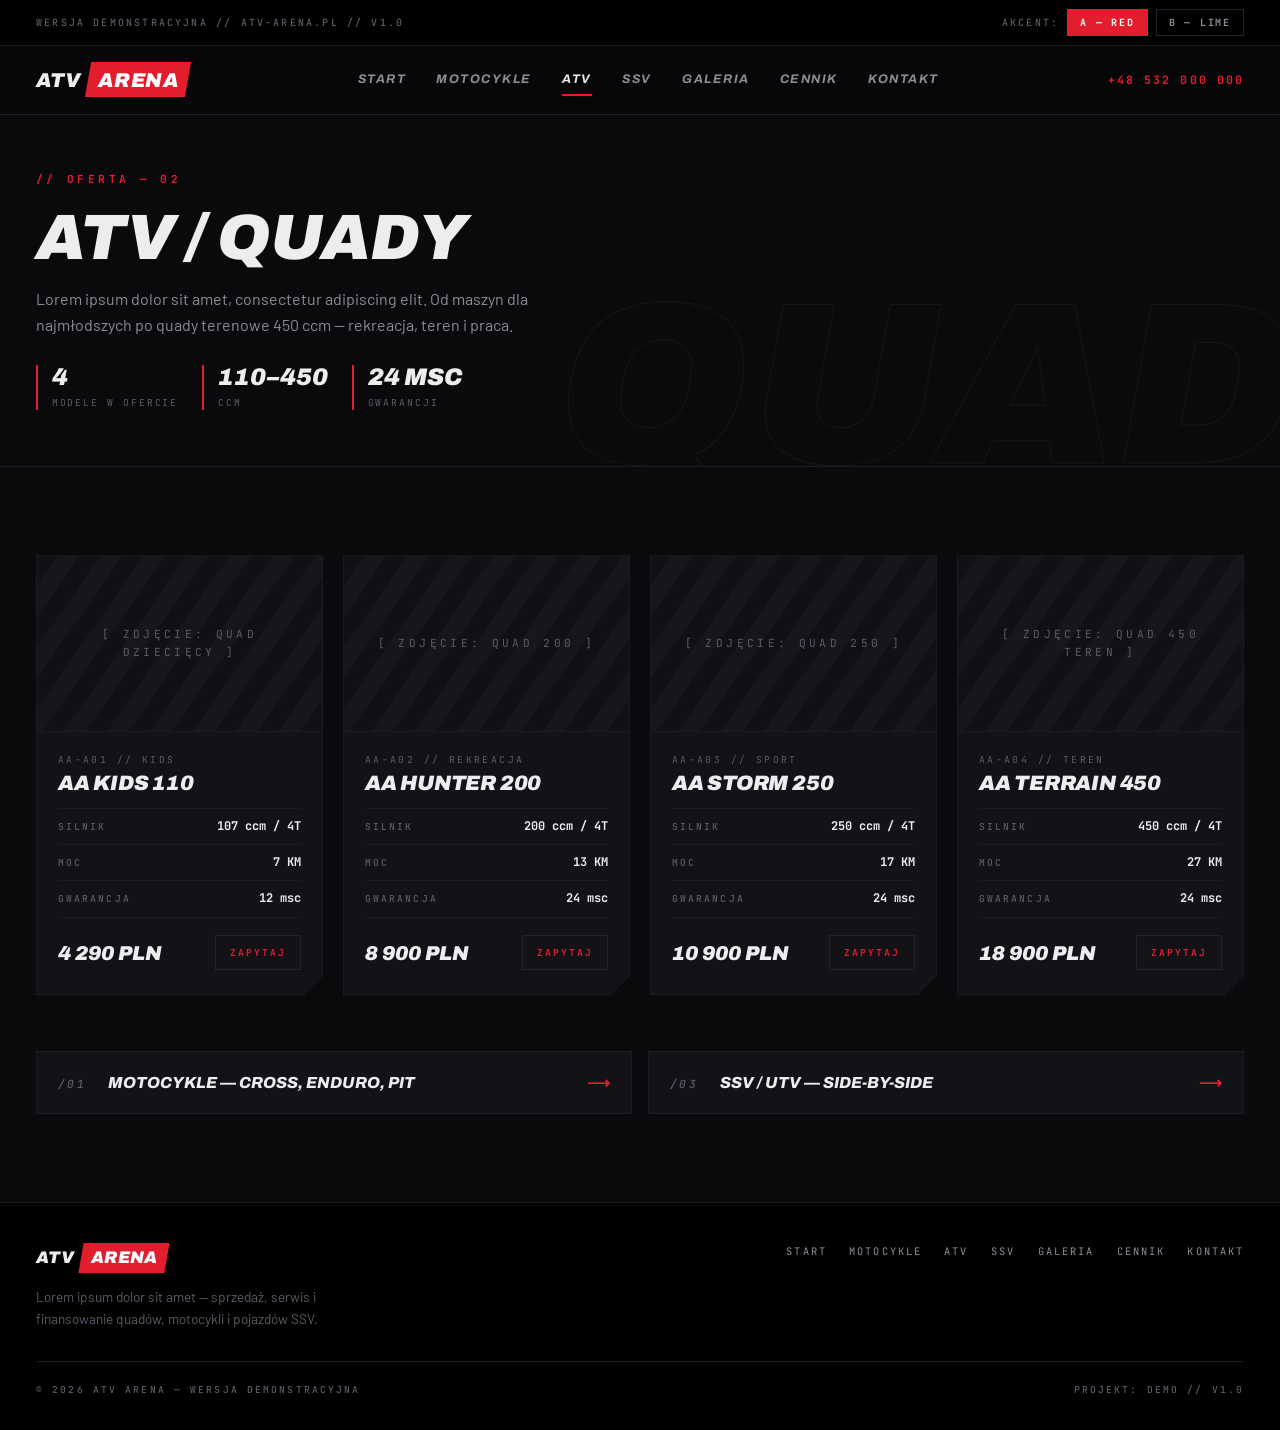
<file: atv.html>
<!DOCTYPE html>
<html lang="pl">
<head>
  <meta charset="UTF-8">
  <meta name="viewport" content="width=device-width, initial-scale=1.0">
  <title>ATV / Quady — ATV Arena | Demo</title>
  <meta name="description" content="Quady ATV 110–450 ccm — oferta ATV Arena. Wersja demonstracyjna.">
  <link rel="preconnect" href="https://fonts.googleapis.com">
  <link rel="preconnect" href="https://fonts.gstatic.com" crossorigin>
  <link href="https://fonts.googleapis.com/css2?family=Archivo:ital,wght@0,500;0,700;1,700;1,800;1,900&family=Barlow:wght@400;500;600&family=JetBrains+Mono:wght@400;500;700&display=swap" rel="stylesheet">
  <link rel="stylesheet" href="style.css">
</head>
<body>

  <!-- ====== PASEK DEMO + ACCENT SWITCHER ====== -->
  <div class="topbar">
    <div class="container topbar__inner">
      <span class="mono topbar__note">Wersja demonstracyjna // atv-arena.pl // v1.0</span>
      <div class="topbar__accents">
        <span class="mono">Akcent:</span>
        <button class="accent-btn" type="button" data-accent="red" aria-pressed="true">A — RED</button>
        <button class="accent-btn" type="button" data-accent="lime" aria-pressed="false">B — LIME</button>
      </div>
    </div>
  </div>

  <!-- ====== HEADER ====== -->
  <header class="site-header">
    <div class="container site-header__inner">
      <a class="logo" href="index.html">ATV <span class="logo__badge"><span>ARENA</span></span></a>
      <nav class="site-nav" id="siteNav" aria-label="Nawigacja główna">
        <a href="index.html">Start</a>
        <a href="motocykle.html">Motocykle</a>
        <a href="atv.html" class="is-active">ATV</a>
        <a href="ssv.html">SSV</a>
        <a href="galeria.html">Galeria</a>
        <a href="index.html#cennik">Cennik</a>
        <a href="index.html#kontakt">Kontakt</a>
      </nav>
      <a class="site-header__phone" href="tel:+48532000000">+48 532 000 000</a>
      <button class="nav-toggle" type="button" aria-expanded="false" aria-controls="siteNav" aria-label="Menu">
        <span></span><span></span><span></span>
      </button>
    </div>
  </header>

  <main>

    <!-- ====== NAGŁÓWEK STRONY ====== -->
    <section class="page-head">
      <div class="container">
        <p class="eyebrow">// Oferta — 02</p>
        <h1 class="display">ATV / Quady</h1>
        <p class="page-head__lead">
          Lorem ipsum dolor sit amet, consectetur adipiscing elit. Od maszyn dla
          najmłodszych po quady terenowe 450 ccm — rekreacja, teren i praca.
        </p>
        <div class="page-head__meta">
          <div class="stat">
            <div class="stat__num">4</div>
            <div class="stat__label">Modele w ofercie</div>
          </div>
          <div class="stat">
            <div class="stat__num">110–450</div>
            <div class="stat__label">ccm</div>
          </div>
          <div class="stat">
            <div class="stat__num">24 MSC</div>
            <div class="stat__label">Gwarancji</div>
          </div>
        </div>
      </div>
      <div class="hero__watermark" aria-hidden="true">Quad</div>
    </section>

    <!-- ====== MODELE ====== -->
    <section class="section">
      <div class="container">
        <div class="model-grid model-grid--4">

          <article class="model-card reveal">
            <div class="ph"><span class="ph__label">[ Zdjęcie: Quad dziecięcy ]</span></div>
            <div class="model-card__body">
              <span class="model-card__id">AA-A01 // KIDS</span>
              <h2 class="display model-card__name">AA Kids 110</h2>
              <ul class="spec-list">
                <li><span class="mono">Silnik</span><b>107 ccm / 4T</b></li>
                <li><span class="mono">Moc</span><b>7 KM</b></li>
                <li><span class="mono">Gwarancja</span><b>12 msc</b></li>
              </ul>
              <div class="model-card__foot">
                <span class="model-card__price">4 290 PLN</span>
                <a class="model-card__cta" href="index.html#kontakt">Zapytaj</a>
              </div>
            </div>
          </article>

          <article class="model-card reveal">
            <div class="ph"><span class="ph__label">[ Zdjęcie: Quad 200 ]</span></div>
            <div class="model-card__body">
              <span class="model-card__id">AA-A02 // REKREACJA</span>
              <h2 class="display model-card__name">AA Hunter 200</h2>
              <ul class="spec-list">
                <li><span class="mono">Silnik</span><b>200 ccm / 4T</b></li>
                <li><span class="mono">Moc</span><b>13 KM</b></li>
                <li><span class="mono">Gwarancja</span><b>24 msc</b></li>
              </ul>
              <div class="model-card__foot">
                <span class="model-card__price">8 900 PLN</span>
                <a class="model-card__cta" href="index.html#kontakt">Zapytaj</a>
              </div>
            </div>
          </article>

          <article class="model-card reveal">
            <div class="ph"><span class="ph__label">[ Zdjęcie: Quad 250 ]</span></div>
            <div class="model-card__body">
              <span class="model-card__id">AA-A03 // SPORT</span>
              <h2 class="display model-card__name">AA Storm 250</h2>
              <ul class="spec-list">
                <li><span class="mono">Silnik</span><b>250 ccm / 4T</b></li>
                <li><span class="mono">Moc</span><b>17 KM</b></li>
                <li><span class="mono">Gwarancja</span><b>24 msc</b></li>
              </ul>
              <div class="model-card__foot">
                <span class="model-card__price">10 900 PLN</span>
                <a class="model-card__cta" href="index.html#kontakt">Zapytaj</a>
              </div>
            </div>
          </article>

          <article class="model-card reveal">
            <div class="ph"><span class="ph__label">[ Zdjęcie: Quad 450 teren ]</span></div>
            <div class="model-card__body">
              <span class="model-card__id">AA-A04 // TEREN</span>
              <h2 class="display model-card__name">AA Terrain 450</h2>
              <ul class="spec-list">
                <li><span class="mono">Silnik</span><b>450 ccm / 4T</b></li>
                <li><span class="mono">Moc</span><b>27 KM</b></li>
                <li><span class="mono">Gwarancja</span><b>24 msc</b></li>
              </ul>
              <div class="model-card__foot">
                <span class="model-card__price">18 900 PLN</span>
                <a class="model-card__cta" href="index.html#kontakt">Zapytaj</a>
              </div>
            </div>
          </article>

        </div>

        <!-- Pozostałe kategorie -->
        <div class="cross-links">
          <a class="cross-link reveal" href="motocykle.html">
            <span><span class="mono">/01 &nbsp;</span> Motocykle — cross, enduro, pit</span>
            <i aria-hidden="true">⟶</i>
          </a>
          <a class="cross-link reveal" href="ssv.html">
            <span><span class="mono">/03 &nbsp;</span> SSV / UTV — Side-by-side</span>
            <i aria-hidden="true">⟶</i>
          </a>
        </div>
      </div>
    </section>

  </main>

  <!-- ====== STOPKA ====== -->
  <footer class="site-footer">
    <div class="container">
      <div class="site-footer__grid">
        <div>
          <a class="logo" href="index.html">ATV <span class="logo__badge"><span>ARENA</span></span></a>
          <p class="site-footer__blurb">
            Lorem ipsum dolor sit amet — sprzedaż, serwis i finansowanie quadów,
            motocykli i pojazdów SSV.
          </p>
        </div>
        <nav aria-label="Stopka">
          <a href="index.html">Start</a>
          <a href="motocykle.html">Motocykle</a>
          <a href="atv.html">ATV</a>
          <a href="ssv.html">SSV</a>
          <a href="galeria.html">Galeria</a>
          <a href="index.html#cennik">Cennik</a>
          <a href="index.html#kontakt">Kontakt</a>
        </nav>
      </div>
      <div class="site-footer__bottom mono">
        <span>© 2026 ATV Arena — wersja demonstracyjna</span>
        <span>Projekt: Demo // v1.0</span>
      </div>
    </div>
  </footer>

  <script src="support.js"></script>
</body>
</html>
</file>
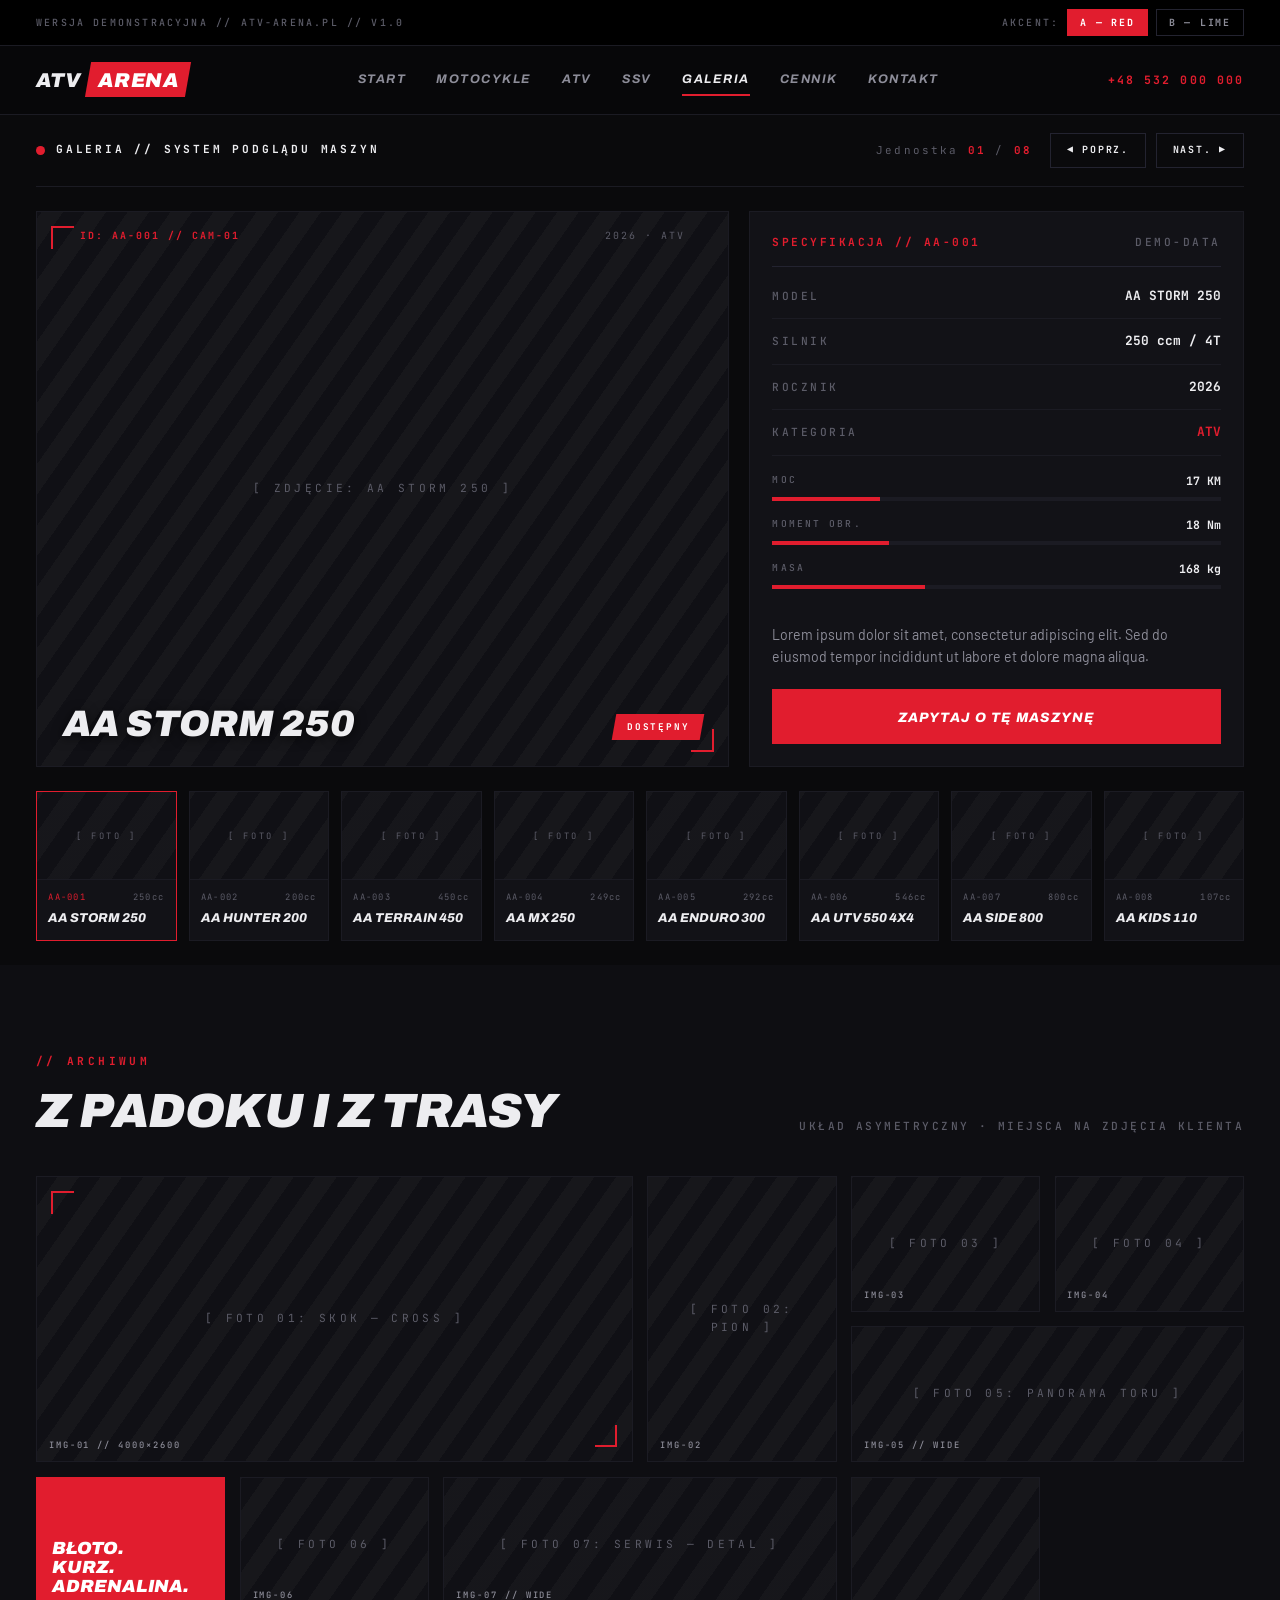
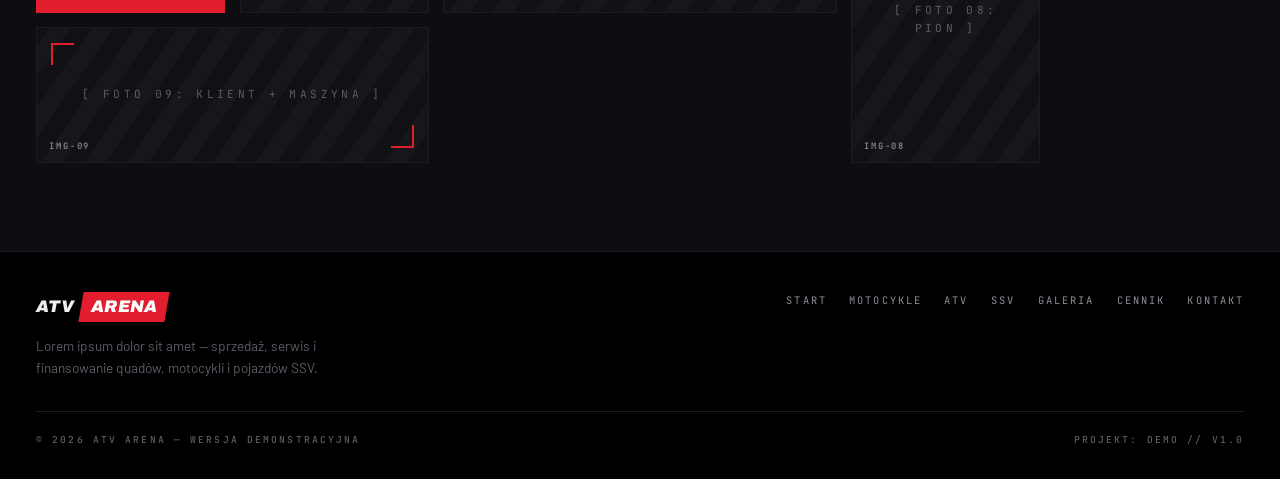
<file: galeria.html>
<!DOCTYPE html>
<html lang="pl">
<head>
  <meta charset="UTF-8">
  <meta name="viewport" content="width=device-width, initial-scale=1.0">
  <title>Galeria — ATV Arena | Demo</title>
  <meta name="description" content="Galeria maszyn ATV Arena — system podglądu maszyn. Wersja demonstracyjna.">
  <link rel="preconnect" href="https://fonts.googleapis.com">
  <link rel="preconnect" href="https://fonts.gstatic.com" crossorigin>
  <link href="https://fonts.googleapis.com/css2?family=Archivo:ital,wght@0,500;0,700;1,700;1,800;1,900&family=Barlow:wght@400;500;600&family=JetBrains+Mono:wght@400;500;700&display=swap" rel="stylesheet">
  <link rel="stylesheet" href="style.css">
</head>
<body>

  <!-- ====== PASEK DEMO + ACCENT SWITCHER ====== -->
  <div class="topbar">
    <div class="container topbar__inner">
      <span class="mono topbar__note">Wersja demonstracyjna // atv-arena.pl // v1.0</span>
      <div class="topbar__accents">
        <span class="mono">Akcent:</span>
        <button class="accent-btn" type="button" data-accent="red" aria-pressed="true">A — RED</button>
        <button class="accent-btn" type="button" data-accent="lime" aria-pressed="false">B — LIME</button>
      </div>
    </div>
  </div>

  <!-- ====== HEADER ====== -->
  <header class="site-header">
    <div class="container site-header__inner">
      <a class="logo" href="index.html">ATV <span class="logo__badge"><span>ARENA</span></span></a>
      <nav class="site-nav" id="siteNav" aria-label="Nawigacja główna">
        <a href="index.html">Start</a>
        <a href="motocykle.html">Motocykle</a>
        <a href="atv.html">ATV</a>
        <a href="ssv.html">SSV</a>
        <a href="galeria.html" class="is-active">Galeria</a>
        <a href="index.html#cennik">Cennik</a>
        <a href="index.html#kontakt">Kontakt</a>
      </nav>
      <a class="site-header__phone" href="tel:+48532000000">+48 532 000 000</a>
      <button class="nav-toggle" type="button" aria-expanded="false" aria-controls="siteNav" aria-label="Menu">
        <span></span><span></span><span></span>
      </button>
    </div>
  </header>

  <main>

    <!-- ====== SYSTEM PODGLĄDU MASZYN ====== -->
    <section id="viewer">
      <div class="container">

        <div class="viewer-topbar">
          <span class="viewer-topbar__title">Galeria // System podglądu maszyn</span>
          <div class="viewer-topbar__nav">
            <span class="viewer-counter">Jednostka <b id="viewerCurrent">01</b> / <b id="viewerTotal">08</b></span>
            <button class="viewer-btn" type="button" id="btnPrev">◀ Poprz.</button>
            <button class="viewer-btn" type="button" id="btnNext">Nast. ▶</button>
          </div>
        </div>

        <div class="viewer-grid">

          <!-- Scena -->
          <div class="ph ph--cam viewer-stage">
            <span class="ph__corner-info" id="stageId">ID: AA-001 // CAM-01</span>
            <span class="ph__year" id="stageYear">2026 · ATV</span>
            <span class="ph__label" id="stagePhoto">[ ZDJĘCIE: AA STORM 250 ]</span>
            <span class="display viewer-stage__name" id="stageName">AA Storm 250</span>
            <span class="viewer-stage__status"><span id="stageStatus">Dostępny</span></span>
          </div>

          <!-- Panel specyfikacji -->
          <aside class="spec-panel">
            <div class="spec-panel__head">
              <span class="mono" id="specId">Specyfikacja // AA-001</span>
              <span class="mono">Demo-data</span>
            </div>

            <div class="spec-row"><span class="mono">Model</span><b id="specModel">AA STORM 250</b></div>
            <div class="spec-row"><span class="mono">Silnik</span><b id="specEngine">250 ccm / 4T</b></div>
            <div class="spec-row"><span class="mono">Rocznik</span><b id="specYear">2026</b></div>
            <div class="spec-row"><span class="mono">Kategoria</span><b class="accent-text" id="specCat">ATV</b></div>

            <div class="spec-bars">
              <div class="spec-bar">
                <div class="spec-bar__head"><span class="mono">Moc</span><b id="valPower">17 KM</b></div>
                <div class="spec-bar__track"><div class="spec-bar__fill" id="barPower"></div></div>
              </div>
              <div class="spec-bar">
                <div class="spec-bar__head"><span class="mono">Moment obr.</span><b id="valTorque">18 Nm</b></div>
                <div class="spec-bar__track"><div class="spec-bar__fill" id="barTorque"></div></div>
              </div>
              <div class="spec-bar">
                <div class="spec-bar__head"><span class="mono">Masa</span><b id="valWeight">168 kg</b></div>
                <div class="spec-bar__track"><div class="spec-bar__fill" id="barWeight"></div></div>
              </div>
            </div>

            <p class="spec-panel__desc">
              Lorem ipsum dolor sit amet, consectetur adipiscing elit. Sed do eiusmod
              tempor incididunt ut labore et dolore magna aliqua.
            </p>

            <a class="btn btn--accent btn--block" href="index.html#kontakt"><span>Zapytaj o tę maszynę</span></a>
          </aside>
        </div>

        <!-- Miniatury (renderowane przez support.js) -->
        <div class="thumbs" id="thumbs"></div>

      </div>
    </section>

    <!-- ====== BROKEN GRID / Z PADOKU ====== -->
    <section class="section section--alt">
      <div class="container">
        <div class="section-head section-head--split reveal">
          <div>
            <p class="eyebrow">// Archiwum</p>
            <h2 class="display">Z padoku i z trasy</h2>
          </div>
          <span class="mono">Układ asymetryczny &middot; miejsca na zdjęcia klienta</span>
        </div>

        <div class="broken-grid">
          <div class="bg-item bg-item--a reveal">
            <div class="ph ph--cam" style="height: 100%;"><span class="ph__label">[ Foto 01: Skok — cross ]</span></div>
            <span class="mono">IMG-01 // 4000×2600</span>
          </div>
          <div class="bg-item bg-item--b reveal">
            <div class="ph" style="height: 100%;"><span class="ph__label">[ Foto 02: Pion ]</span></div>
            <span class="mono">IMG-02</span>
          </div>
          <div class="bg-item bg-item--c bg-item--shift reveal">
            <div class="ph" style="height: 100%;"><span class="ph__label">[ Foto 03 ]</span></div>
            <span class="mono">IMG-03</span>
          </div>
          <div class="bg-item bg-item--c reveal">
            <div class="ph" style="height: 100%;"><span class="ph__label">[ Foto 04 ]</span></div>
            <span class="mono">IMG-04</span>
          </div>
          <div class="bg-item bg-item--wide reveal">
            <div class="ph" style="height: 100%;"><span class="ph__label">[ Foto 05: Panorama toru ]</span></div>
            <span class="mono">IMG-05 // WIDE</span>
          </div>
          <div class="bg-item bg-item--quote reveal">
            Błoto.<br>Kurz.<br>Adrenalina.
          </div>
          <div class="bg-item bg-item--c bg-item--shift reveal">
            <div class="ph" style="height: 100%;"><span class="ph__label">[ Foto 06 ]</span></div>
            <span class="mono">IMG-06</span>
          </div>
          <div class="bg-item bg-item--wide reveal">
            <div class="ph" style="height: 100%;"><span class="ph__label">[ Foto 07: Serwis — detal ]</span></div>
            <span class="mono">IMG-07 // WIDE</span>
          </div>
          <div class="bg-item bg-item--b reveal">
            <div class="ph" style="height: 100%;"><span class="ph__label">[ Foto 08: Pion ]</span></div>
            <span class="mono">IMG-08</span>
          </div>
          <div class="bg-item bg-item--wide bg-item--shift reveal">
            <div class="ph ph--cam" style="height: 100%;"><span class="ph__label">[ Foto 09: Klient + maszyna ]</span></div>
            <span class="mono">IMG-09</span>
          </div>
        </div>
      </div>
    </section>

  </main>

  <!-- ====== STOPKA ====== -->
  <footer class="site-footer">
    <div class="container">
      <div class="site-footer__grid">
        <div>
          <a class="logo" href="index.html">ATV <span class="logo__badge"><span>ARENA</span></span></a>
          <p class="site-footer__blurb">
            Lorem ipsum dolor sit amet — sprzedaż, serwis i finansowanie quadów,
            motocykli i pojazdów SSV.
          </p>
        </div>
        <nav aria-label="Stopka">
          <a href="index.html">Start</a>
          <a href="motocykle.html">Motocykle</a>
          <a href="atv.html">ATV</a>
          <a href="ssv.html">SSV</a>
          <a href="galeria.html">Galeria</a>
          <a href="index.html#cennik">Cennik</a>
          <a href="index.html#kontakt">Kontakt</a>
        </nav>
      </div>
      <div class="site-footer__bottom mono">
        <span>© 2026 ATV Arena — wersja demonstracyjna</span>
        <span>Projekt: Demo // v1.0</span>
      </div>
    </div>
  </footer>

  <script src="support.js"></script>
</body>
</html>
</file>
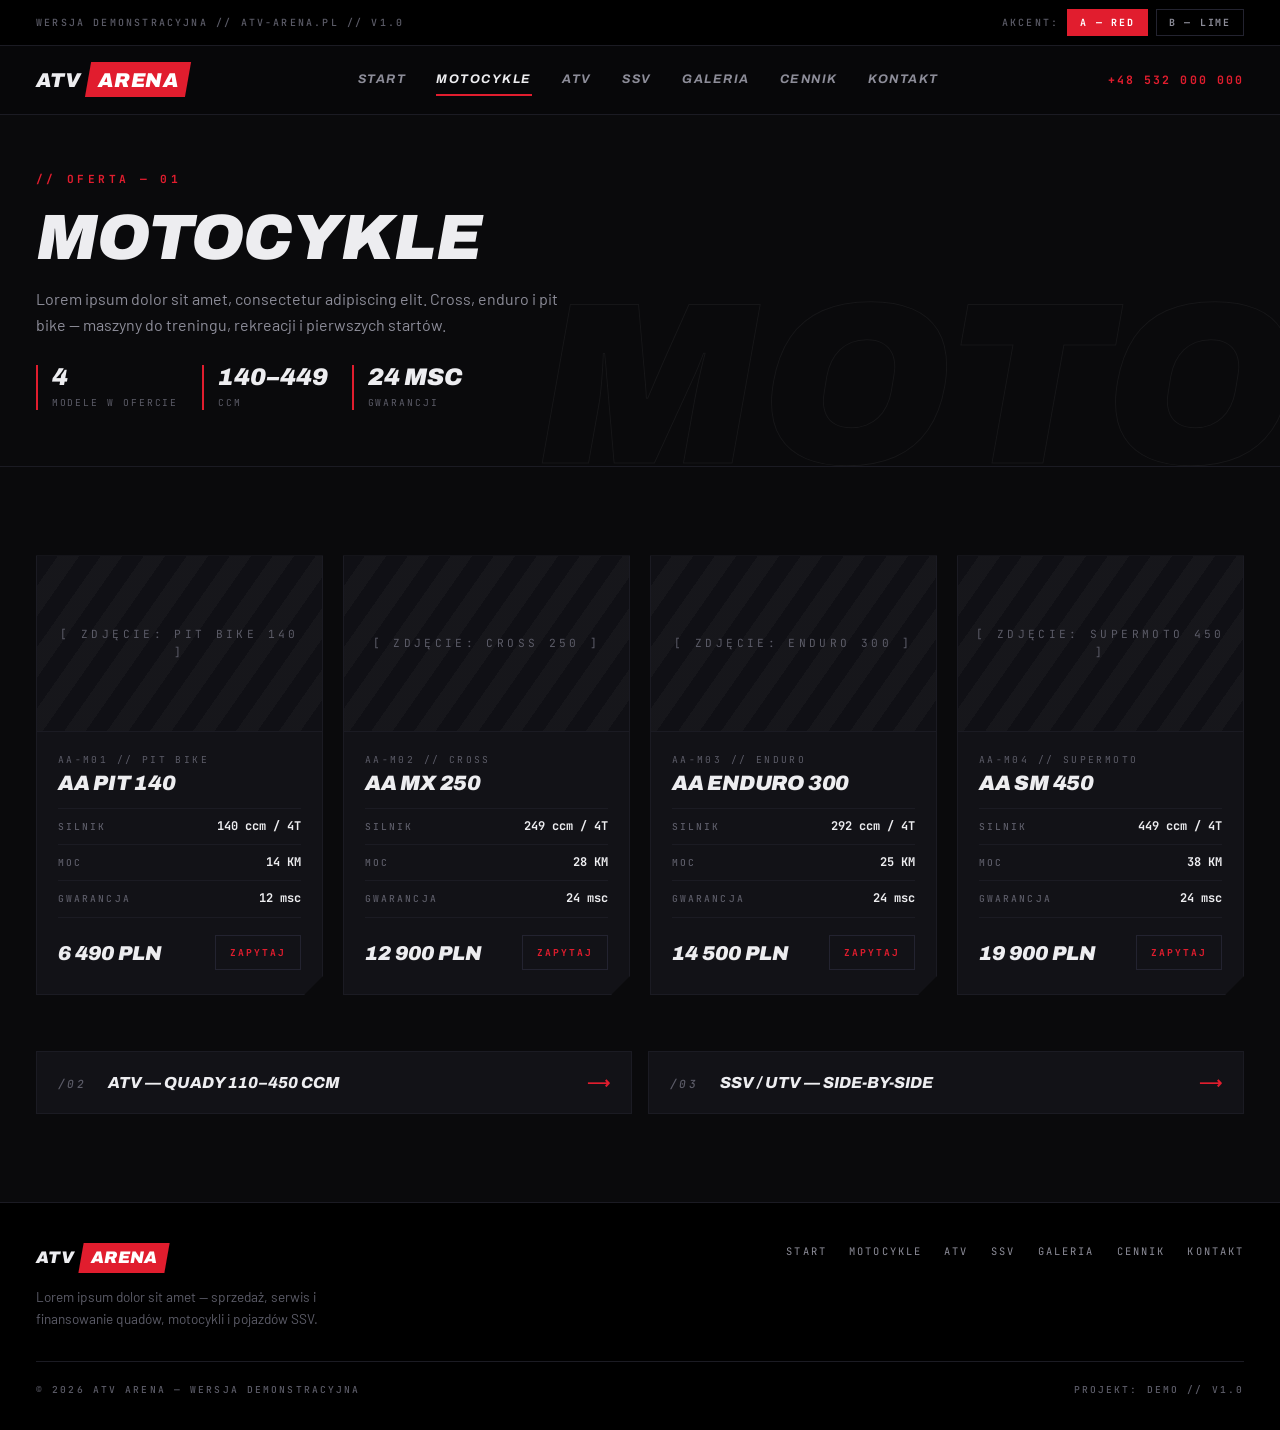
<file: motocykle.html>
<!DOCTYPE html>
<html lang="pl">
<head>
  <meta charset="UTF-8">
  <meta name="viewport" content="width=device-width, initial-scale=1.0">
  <title>Motocykle — ATV Arena | Demo</title>
  <meta name="description" content="Motocykle cross, enduro i pit bike — oferta ATV Arena. Wersja demonstracyjna.">
  <link rel="preconnect" href="https://fonts.googleapis.com">
  <link rel="preconnect" href="https://fonts.gstatic.com" crossorigin>
  <link href="https://fonts.googleapis.com/css2?family=Archivo:ital,wght@0,500;0,700;1,700;1,800;1,900&family=Barlow:wght@400;500;600&family=JetBrains+Mono:wght@400;500;700&display=swap" rel="stylesheet">
  <link rel="stylesheet" href="style.css">
</head>
<body>

  <!-- ====== PASEK DEMO + ACCENT SWITCHER ====== -->
  <div class="topbar">
    <div class="container topbar__inner">
      <span class="mono topbar__note">Wersja demonstracyjna // atv-arena.pl // v1.0</span>
      <div class="topbar__accents">
        <span class="mono">Akcent:</span>
        <button class="accent-btn" type="button" data-accent="red" aria-pressed="true">A — RED</button>
        <button class="accent-btn" type="button" data-accent="lime" aria-pressed="false">B — LIME</button>
      </div>
    </div>
  </div>

  <!-- ====== HEADER ====== -->
  <header class="site-header">
    <div class="container site-header__inner">
      <a class="logo" href="index.html">ATV <span class="logo__badge"><span>ARENA</span></span></a>
      <nav class="site-nav" id="siteNav" aria-label="Nawigacja główna">
        <a href="index.html">Start</a>
        <a href="motocykle.html" class="is-active">Motocykle</a>
        <a href="atv.html">ATV</a>
        <a href="ssv.html">SSV</a>
        <a href="galeria.html">Galeria</a>
        <a href="index.html#cennik">Cennik</a>
        <a href="index.html#kontakt">Kontakt</a>
      </nav>
      <a class="site-header__phone" href="tel:+48532000000">+48 532 000 000</a>
      <button class="nav-toggle" type="button" aria-expanded="false" aria-controls="siteNav" aria-label="Menu">
        <span></span><span></span><span></span>
      </button>
    </div>
  </header>

  <main>

    <!-- ====== NAGŁÓWEK STRONY ====== -->
    <section class="page-head">
      <div class="container">
        <p class="eyebrow">// Oferta — 01</p>
        <h1 class="display">Motocykle</h1>
        <p class="page-head__lead">
          Lorem ipsum dolor sit amet, consectetur adipiscing elit. Cross, enduro
          i pit bike — maszyny do treningu, rekreacji i pierwszych startów.
        </p>
        <div class="page-head__meta">
          <div class="stat">
            <div class="stat__num">4</div>
            <div class="stat__label">Modele w ofercie</div>
          </div>
          <div class="stat">
            <div class="stat__num">140–449</div>
            <div class="stat__label">ccm</div>
          </div>
          <div class="stat">
            <div class="stat__num">24 MSC</div>
            <div class="stat__label">Gwarancji</div>
          </div>
        </div>
      </div>
      <div class="hero__watermark" aria-hidden="true">Moto</div>
    </section>

    <!-- ====== MODELE ====== -->
    <section class="section">
      <div class="container">
        <div class="model-grid model-grid--4">

          <article class="model-card reveal">
            <div class="ph"><span class="ph__label">[ Zdjęcie: Pit bike 140 ]</span></div>
            <div class="model-card__body">
              <span class="model-card__id">AA-M01 // PIT BIKE</span>
              <h2 class="display model-card__name">AA Pit 140</h2>
              <ul class="spec-list">
                <li><span class="mono">Silnik</span><b>140 ccm / 4T</b></li>
                <li><span class="mono">Moc</span><b>14 KM</b></li>
                <li><span class="mono">Gwarancja</span><b>12 msc</b></li>
              </ul>
              <div class="model-card__foot">
                <span class="model-card__price">6 490 PLN</span>
                <a class="model-card__cta" href="index.html#kontakt">Zapytaj</a>
              </div>
            </div>
          </article>

          <article class="model-card reveal">
            <div class="ph"><span class="ph__label">[ Zdjęcie: Cross 250 ]</span></div>
            <div class="model-card__body">
              <span class="model-card__id">AA-M02 // CROSS</span>
              <h2 class="display model-card__name">AA MX 250</h2>
              <ul class="spec-list">
                <li><span class="mono">Silnik</span><b>249 ccm / 4T</b></li>
                <li><span class="mono">Moc</span><b>28 KM</b></li>
                <li><span class="mono">Gwarancja</span><b>24 msc</b></li>
              </ul>
              <div class="model-card__foot">
                <span class="model-card__price">12 900 PLN</span>
                <a class="model-card__cta" href="index.html#kontakt">Zapytaj</a>
              </div>
            </div>
          </article>

          <article class="model-card reveal">
            <div class="ph"><span class="ph__label">[ Zdjęcie: Enduro 300 ]</span></div>
            <div class="model-card__body">
              <span class="model-card__id">AA-M03 // ENDURO</span>
              <h2 class="display model-card__name">AA Enduro 300</h2>
              <ul class="spec-list">
                <li><span class="mono">Silnik</span><b>292 ccm / 4T</b></li>
                <li><span class="mono">Moc</span><b>25 KM</b></li>
                <li><span class="mono">Gwarancja</span><b>24 msc</b></li>
              </ul>
              <div class="model-card__foot">
                <span class="model-card__price">14 500 PLN</span>
                <a class="model-card__cta" href="index.html#kontakt">Zapytaj</a>
              </div>
            </div>
          </article>

          <article class="model-card reveal">
            <div class="ph"><span class="ph__label">[ Zdjęcie: Supermoto 450 ]</span></div>
            <div class="model-card__body">
              <span class="model-card__id">AA-M04 // SUPERMOTO</span>
              <h2 class="display model-card__name">AA SM 450</h2>
              <ul class="spec-list">
                <li><span class="mono">Silnik</span><b>449 ccm / 4T</b></li>
                <li><span class="mono">Moc</span><b>38 KM</b></li>
                <li><span class="mono">Gwarancja</span><b>24 msc</b></li>
              </ul>
              <div class="model-card__foot">
                <span class="model-card__price">19 900 PLN</span>
                <a class="model-card__cta" href="index.html#kontakt">Zapytaj</a>
              </div>
            </div>
          </article>

        </div>

        <!-- Pozostałe kategorie -->
        <div class="cross-links">
          <a class="cross-link reveal" href="atv.html">
            <span><span class="mono">/02 &nbsp;</span> ATV — Quady 110–450 ccm</span>
            <i aria-hidden="true">⟶</i>
          </a>
          <a class="cross-link reveal" href="ssv.html">
            <span><span class="mono">/03 &nbsp;</span> SSV / UTV — Side-by-side</span>
            <i aria-hidden="true">⟶</i>
          </a>
        </div>
      </div>
    </section>

  </main>

  <!-- ====== STOPKA ====== -->
  <footer class="site-footer">
    <div class="container">
      <div class="site-footer__grid">
        <div>
          <a class="logo" href="index.html">ATV <span class="logo__badge"><span>ARENA</span></span></a>
          <p class="site-footer__blurb">
            Lorem ipsum dolor sit amet — sprzedaż, serwis i finansowanie quadów,
            motocykli i pojazdów SSV.
          </p>
        </div>
        <nav aria-label="Stopka">
          <a href="index.html">Start</a>
          <a href="motocykle.html">Motocykle</a>
          <a href="atv.html">ATV</a>
          <a href="ssv.html">SSV</a>
          <a href="galeria.html">Galeria</a>
          <a href="index.html#cennik">Cennik</a>
          <a href="index.html#kontakt">Kontakt</a>
        </nav>
      </div>
      <div class="site-footer__bottom mono">
        <span>© 2026 ATV Arena — wersja demonstracyjna</span>
        <span>Projekt: Demo // v1.0</span>
      </div>
    </div>
  </footer>

  <script src="support.js"></script>
</body>
</html>
</file>
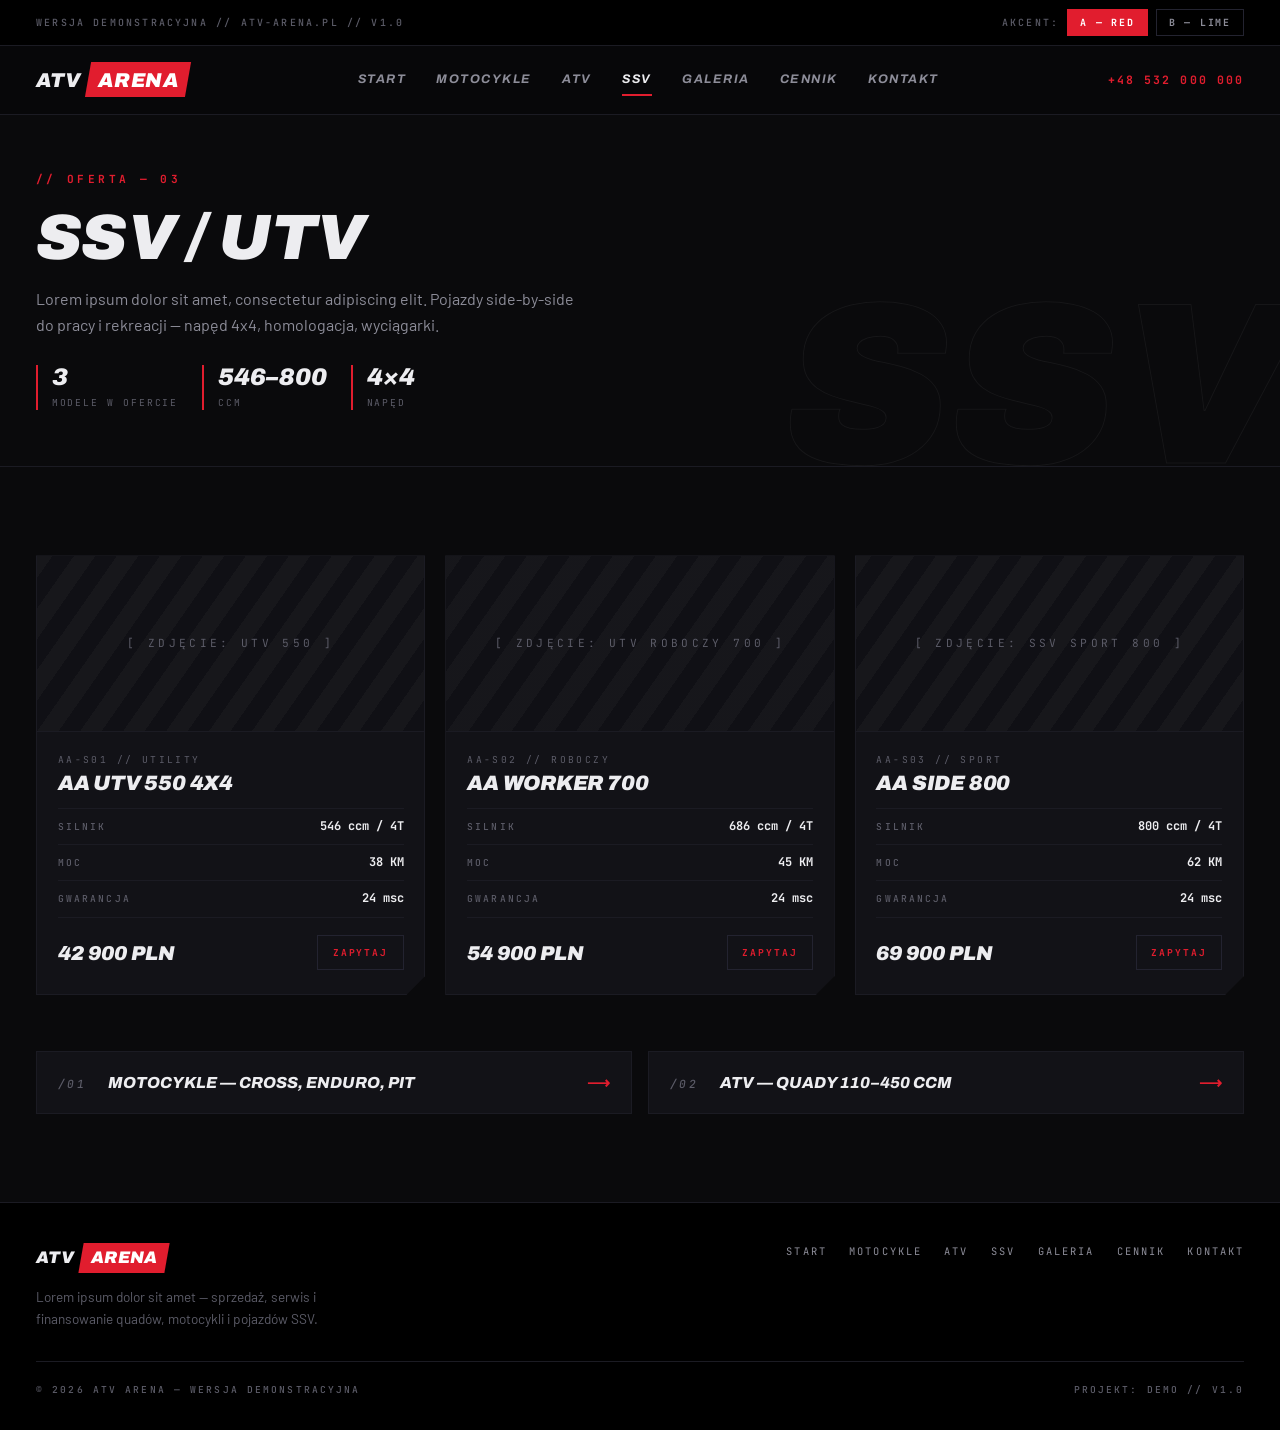
<file: ssv.html>
<!DOCTYPE html>
<html lang="pl">
<head>
  <meta charset="UTF-8">
  <meta name="viewport" content="width=device-width, initial-scale=1.0">
  <title>SSV / UTV — ATV Arena | Demo</title>
  <meta name="description" content="Pojazdy SSV i UTV side-by-side — oferta ATV Arena. Wersja demonstracyjna.">
  <link rel="preconnect" href="https://fonts.googleapis.com">
  <link rel="preconnect" href="https://fonts.gstatic.com" crossorigin>
  <link href="https://fonts.googleapis.com/css2?family=Archivo:ital,wght@0,500;0,700;1,700;1,800;1,900&family=Barlow:wght@400;500;600&family=JetBrains+Mono:wght@400;500;700&display=swap" rel="stylesheet">
  <link rel="stylesheet" href="style.css">
</head>
<body>

  <!-- ====== PASEK DEMO + ACCENT SWITCHER ====== -->
  <div class="topbar">
    <div class="container topbar__inner">
      <span class="mono topbar__note">Wersja demonstracyjna // atv-arena.pl // v1.0</span>
      <div class="topbar__accents">
        <span class="mono">Akcent:</span>
        <button class="accent-btn" type="button" data-accent="red" aria-pressed="true">A — RED</button>
        <button class="accent-btn" type="button" data-accent="lime" aria-pressed="false">B — LIME</button>
      </div>
    </div>
  </div>

  <!-- ====== HEADER ====== -->
  <header class="site-header">
    <div class="container site-header__inner">
      <a class="logo" href="index.html">ATV <span class="logo__badge"><span>ARENA</span></span></a>
      <nav class="site-nav" id="siteNav" aria-label="Nawigacja główna">
        <a href="index.html">Start</a>
        <a href="motocykle.html">Motocykle</a>
        <a href="atv.html">ATV</a>
        <a href="ssv.html" class="is-active">SSV</a>
        <a href="galeria.html">Galeria</a>
        <a href="index.html#cennik">Cennik</a>
        <a href="index.html#kontakt">Kontakt</a>
      </nav>
      <a class="site-header__phone" href="tel:+48532000000">+48 532 000 000</a>
      <button class="nav-toggle" type="button" aria-expanded="false" aria-controls="siteNav" aria-label="Menu">
        <span></span><span></span><span></span>
      </button>
    </div>
  </header>

  <main>

    <!-- ====== NAGŁÓWEK STRONY ====== -->
    <section class="page-head">
      <div class="container">
        <p class="eyebrow">// Oferta — 03</p>
        <h1 class="display">SSV / UTV</h1>
        <p class="page-head__lead">
          Lorem ipsum dolor sit amet, consectetur adipiscing elit. Pojazdy
          side-by-side do pracy i rekreacji — napęd 4x4, homologacja, wyciągarki.
        </p>
        <div class="page-head__meta">
          <div class="stat">
            <div class="stat__num">3</div>
            <div class="stat__label">Modele w ofercie</div>
          </div>
          <div class="stat">
            <div class="stat__num">546–800</div>
            <div class="stat__label">ccm</div>
          </div>
          <div class="stat">
            <div class="stat__num">4×4</div>
            <div class="stat__label">Napęd</div>
          </div>
        </div>
      </div>
      <div class="hero__watermark" aria-hidden="true">SSV</div>
    </section>

    <!-- ====== MODELE ====== -->
    <section class="section">
      <div class="container">
        <div class="model-grid">

          <article class="model-card reveal">
            <div class="ph"><span class="ph__label">[ Zdjęcie: UTV 550 ]</span></div>
            <div class="model-card__body">
              <span class="model-card__id">AA-S01 // UTILITY</span>
              <h2 class="display model-card__name">AA UTV 550 4x4</h2>
              <ul class="spec-list">
                <li><span class="mono">Silnik</span><b>546 ccm / 4T</b></li>
                <li><span class="mono">Moc</span><b>38 KM</b></li>
                <li><span class="mono">Gwarancja</span><b>24 msc</b></li>
              </ul>
              <div class="model-card__foot">
                <span class="model-card__price">42 900 PLN</span>
                <a class="model-card__cta" href="index.html#kontakt">Zapytaj</a>
              </div>
            </div>
          </article>

          <article class="model-card reveal">
            <div class="ph"><span class="ph__label">[ Zdjęcie: UTV roboczy 700 ]</span></div>
            <div class="model-card__body">
              <span class="model-card__id">AA-S02 // ROBOCZY</span>
              <h2 class="display model-card__name">AA Worker 700</h2>
              <ul class="spec-list">
                <li><span class="mono">Silnik</span><b>686 ccm / 4T</b></li>
                <li><span class="mono">Moc</span><b>45 KM</b></li>
                <li><span class="mono">Gwarancja</span><b>24 msc</b></li>
              </ul>
              <div class="model-card__foot">
                <span class="model-card__price">54 900 PLN</span>
                <a class="model-card__cta" href="index.html#kontakt">Zapytaj</a>
              </div>
            </div>
          </article>

          <article class="model-card reveal">
            <div class="ph"><span class="ph__label">[ Zdjęcie: SSV sport 800 ]</span></div>
            <div class="model-card__body">
              <span class="model-card__id">AA-S03 // SPORT</span>
              <h2 class="display model-card__name">AA Side 800</h2>
              <ul class="spec-list">
                <li><span class="mono">Silnik</span><b>800 ccm / 4T</b></li>
                <li><span class="mono">Moc</span><b>62 KM</b></li>
                <li><span class="mono">Gwarancja</span><b>24 msc</b></li>
              </ul>
              <div class="model-card__foot">
                <span class="model-card__price">69 900 PLN</span>
                <a class="model-card__cta" href="index.html#kontakt">Zapytaj</a>
              </div>
            </div>
          </article>

        </div>

        <!-- Pozostałe kategorie -->
        <div class="cross-links">
          <a class="cross-link reveal" href="motocykle.html">
            <span><span class="mono">/01 &nbsp;</span> Motocykle — cross, enduro, pit</span>
            <i aria-hidden="true">⟶</i>
          </a>
          <a class="cross-link reveal" href="atv.html">
            <span><span class="mono">/02 &nbsp;</span> ATV — Quady 110–450 ccm</span>
            <i aria-hidden="true">⟶</i>
          </a>
        </div>
      </div>
    </section>

  </main>

  <!-- ====== STOPKA ====== -->
  <footer class="site-footer">
    <div class="container">
      <div class="site-footer__grid">
        <div>
          <a class="logo" href="index.html">ATV <span class="logo__badge"><span>ARENA</span></span></a>
          <p class="site-footer__blurb">
            Lorem ipsum dolor sit amet — sprzedaż, serwis i finansowanie quadów,
            motocykli i pojazdów SSV.
          </p>
        </div>
        <nav aria-label="Stopka">
          <a href="index.html">Start</a>
          <a href="motocykle.html">Motocykle</a>
          <a href="atv.html">ATV</a>
          <a href="ssv.html">SSV</a>
          <a href="galeria.html">Galeria</a>
          <a href="index.html#cennik">Cennik</a>
          <a href="index.html#kontakt">Kontakt</a>
        </nav>
      </div>
      <div class="site-footer__bottom mono">
        <span>© 2026 ATV Arena — wersja demonstracyjna</span>
        <span>Projekt: Demo // v1.0</span>
      </div>
    </div>
  </footer>

  <script src="support.js"></script>
</body>
</html>
</file>
<file: style.css>
/* ============================================================
   ATV ARENA — DEMO v1.0
   Deep dark mode · motorsport · mobile-first
   Akcenty: A (red, domyślny) / B (lime) -> body.theme-lime
   ============================================================ */

:root {
  --bg: #0a0a0c;
  --bg-2: #0e0e12;
  --panel: #121217;
  --panel-2: #16161c;
  --line: #232330;
  --line-soft: #1b1b23;
  --text: #ededf0;
  --muted: #8d8d99;
  --muted-2: #5c5c68;

  --accent: #e11d2e;
  --accent-ink: #ffffff;
  --accent-soft: rgba(225, 29, 46, 0.12);

  --font-display: "Archivo", "Arial Black", sans-serif;
  --font-body: "Barlow", "Helvetica Neue", Arial, sans-serif;
  --font-mono: "JetBrains Mono", "Courier New", monospace;

  --skew: -10deg;
  --container: 78rem;
}

body.theme-lime {
  --accent: #c6f32b;
  --accent-ink: #0a0a0c;
  --accent-soft: rgba(198, 243, 43, 0.12);
}

/* ---------- Reset ---------- */
*,
*::before,
*::after { box-sizing: border-box; margin: 0; padding: 0; }

html { scroll-behavior: smooth; }

body {
  background: var(--bg);
  color: var(--text);
  font-family: var(--font-body);
  font-size: 1rem;
  line-height: 1.6;
  overflow-x: clip;
  -webkit-font-smoothing: antialiased;
  /* overflow: hidden; */
}

img, svg { display: block; max-width: 100%; }
a { color: inherit; text-decoration: none; }
ul { list-style: none; }
button { font: inherit; color: inherit; background: none; border: 0; cursor: pointer; }

/* ---------- Utility ---------- */
.container {
  width: 100%;
  max-width: var(--container);
  margin-inline: auto;
  padding-inline: 1.25rem;
}

.display {
  font-family: var(--font-display);
  font-style: italic;
  font-weight: 900;
  text-transform: uppercase;
  line-height: 1.02;
  letter-spacing: -0.01em;
}

.mono {
  font-family: var(--font-mono);
  font-size: 0.7rem;
  font-weight: 500;
  letter-spacing: 0.22em;
  text-transform: uppercase;
}

.eyebrow {
  font-family: var(--font-mono);
  font-size: 0.7rem;
  font-weight: 700;
  letter-spacing: 0.3em;
  text-transform: uppercase;
  color: var(--accent);
  margin-bottom: 1rem;
}

.accent-text { color: var(--accent); }

.section { padding-block: 4rem; }
.section--alt { background: var(--bg-2); }

.section-head { margin-bottom: 2.5rem; }
.section-head .display { font-size: clamp(1.9rem, 5vw, 3rem); }

.section-head--split {
  display: flex;
  flex-wrap: wrap;
  align-items: flex-end;
  justify-content: space-between;
  gap: 1rem;
}
.section-head--split .mono { color: var(--muted-2); }

/* ---------- Placeholdery (paski + narożniki) ---------- */
.ph {
  position: relative;
  display: flex;
  align-items: center;
  justify-content: center;
  background:
    repeating-linear-gradient(
      -55deg,
      transparent 0 1.1rem,
      rgba(255, 255, 255, 0.028) 1.1rem 2.2rem
    ),
    #101015;
  border: 1px solid var(--line-soft);
  min-height: 12rem;
  overflow: hidden;
}

.ph__label {
  font-family: var(--font-mono);
  font-size: 0.7rem;
  letter-spacing: 0.3em;
  text-transform: uppercase;
  color: var(--muted-2);
  text-align: center;
  padding: 1rem;
}

.ph--cam::before,
.ph--cam::after {
  content: "";
  position: absolute;
  width: 1.4rem;
  height: 1.4rem;
  pointer-events: none;
}
.ph--cam::before {
  top: 0.9rem; left: 0.9rem;
  border-top: 2px solid var(--accent);
  border-left: 2px solid var(--accent);
}
.ph--cam::after {
  bottom: 0.9rem; right: 0.9rem;
  border-bottom: 2px solid var(--accent);
  border-right: 2px solid var(--accent);
}

.ph__tag {
  position: absolute;
  left: 1.1rem;
  bottom: 1rem;
  font-family: var(--font-mono);
  font-size: 0.65rem;
  letter-spacing: 0.25em;
  text-transform: uppercase;
  color: var(--muted);
}

/* ---------- Przyciski ---------- */
.btn {
  display: inline-block;
  transform: skewX(var(--skew));
  border: 1px solid var(--line);
  background: var(--panel);
  padding: 0.85rem 1.9rem;
  transition: background 0.2s, border-color 0.2s, transform 0.2s;
}
.btn > span {
  display: inline-block;
  transform: skewX(calc(var(--skew) * -1));
  font-family: var(--font-display);
  font-style: italic;
  font-weight: 800;
  font-size: 0.85rem;
  letter-spacing: 0.08em;
  text-transform: uppercase;
  white-space: nowrap;
}
.btn:hover { border-color: var(--accent); transform: skewX(var(--skew)) translateY(-2px); }

.btn--accent {
  background: var(--accent);
  border-color: var(--accent);
  color: var(--accent-ink);
}
.btn--accent:hover { filter: brightness(1.12); }

.btn--block {
  display: block;
  width: 100%;
  text-align: center;
  transform: none;
}
.btn--block > span { transform: none; }

/* ---------- Pasek górny (demo) ---------- */
.topbar {
  background: #000;
  border-bottom: 1px solid var(--line-soft);
  padding-block: 0.55rem;
}
.topbar__inner {
  display: flex;
  align-items: center;
  justify-content: space-between;
  gap: 1rem;
}
.topbar__note { color: var(--muted-2); font-size: 0.62rem; }
.topbar__accents {
  display: flex;
  align-items: center;
  gap: 0.5rem;
}
.topbar__accents .mono { font-size: 0.62rem; color: var(--muted-2); }

.accent-btn {
  font-family: var(--font-mono);
  font-size: 0.62rem;
  font-weight: 700;
  letter-spacing: 0.18em;
  padding: 0.3rem 0.75rem;
  border: 1px solid var(--line);
  color: var(--muted);
  transition: all 0.2s;
}
.accent-btn:hover { color: var(--text); border-color: var(--muted); }
.accent-btn.is-active {
  background: var(--accent);
  border-color: var(--accent);
  color: var(--accent-ink);
}

/* ---------- Header / nawigacja ---------- */
.site-header {
  position: sticky;
  top: 0;
  z-index: 50;
  background: rgba(8, 8, 10, 0.92);
  backdrop-filter: blur(8px);
  border-bottom: 1px solid var(--line-soft);
}
.site-header__inner {
  display: flex;
  align-items: center;
  justify-content: space-between;
  gap: 1.5rem;
  min-height: 4.25rem;
}

.logo {
  display: flex;
  align-items: center;
  gap: 0.45rem;
  font-family: var(--font-display);
  font-style: italic;
  font-weight: 900;
  font-size: 1.25rem;
  letter-spacing: 0.02em;
  text-transform: uppercase;
}
.logo__badge {
  display: inline-block;
  background: var(--accent);
  color: var(--accent-ink);
  padding: 0.1rem 0.6rem;
  transform: skewX(var(--skew));
}
.logo__badge > span { display: inline-block; transform: skewX(calc(var(--skew) * -1)); }

.site-nav {
  display: none;
  flex-direction: column;
  position: absolute;
  top: 100%;
  left: 0;
  right: 0;
  background: #0b0b0e;
  border-bottom: 1px solid var(--line);
  padding: 0.75rem 1.25rem 1.25rem;
}
.site-nav.is-open { display: flex; }

.site-nav a {
  font-family: var(--font-display);
  font-style: italic;
  font-weight: 700;
  font-size: 0.85rem;
  letter-spacing: 0.12em;
  text-transform: uppercase;
  color: var(--muted);
  padding: 0.7rem 0.25rem;
  border-bottom: 1px solid var(--line-soft);
  transition: color 0.2s;
}
.site-nav a:hover { color: var(--text); }
.site-nav a.is-active {
  color: var(--text);
  box-shadow: inset 0 -2px 0 var(--accent);
}

.site-header__phone {
  display: none;
  font-family: var(--font-mono);
  font-size: 0.72rem;
  font-weight: 700;
  letter-spacing: 0.18em;
  color: var(--accent);
}

.nav-toggle {
  display: flex;
  flex-direction: column;
  justify-content: center;
  gap: 5px;
  width: 2.75rem;
  height: 2.75rem;
  align-items: center;
  border: 1px solid var(--line);
}
.nav-toggle span {
  display: block;
  width: 1.25rem;
  height: 2px;
  background: var(--text);
  transition: transform 0.25s, opacity 0.25s;
}
.nav-toggle.is-open span:nth-child(1) { transform: translateY(7px) rotate(45deg); }
.nav-toggle.is-open span:nth-child(2) { opacity: 0; }
.nav-toggle.is-open span:nth-child(3) { transform: translateY(-7px) rotate(-45deg); }

/* ---------- Hero ---------- */
.hero {
  position: relative;
  padding-block: 3.5rem 5rem;
  overflow: clip;
  grid-template-columns: 1fr 1fr; /* ← dodaj */
  align-items: center; 
}

.hero__content {
  min-width: 0;
  overflow: hidden;
}
.hero__grid {
  display: grid;
  gap: 2.5rem;
}
.hero__title {
  font-size: clamp(2.5rem, 7.5vw, 4.6rem);
  margin-bottom: 1.5rem;
}
.hero__lead {
  color: var(--muted);
  max-width: 28rem;
  margin-bottom: 2rem;
}
.hero__cta {
  display: flex;
  flex-wrap: wrap;
  gap: 1rem;
  margin-bottom: 2.75rem;
  padding-left: 0.4rem;
}

.hero__stats {
  display: flex;
  flex-wrap: wrap;
  gap: 2rem;
}
.stat { border-left: 2px solid var(--accent); padding-left: 0.85rem; }
.stat__num {
  font-family: var(--font-display);
  font-style: italic;
  font-weight: 900;
  font-size: 1.5rem;
  line-height: 1;
}
.stat__label {
  font-family: var(--font-mono);
  font-size: 0.6rem;
  letter-spacing: 0.2em;
  text-transform: uppercase;
  color: var(--muted-2);
  margin-top: 0.35rem;
}

.hero__media { min-width: 0;
  width: 100%; }
.hero__watermark {
  position: absolute;
  right: -1rem;
  bottom: -2.2rem;
  font-family: var(--font-display);
  font-style: italic;
  font-weight: 900;
  font-size: clamp(6rem, 18vw, 16rem);
  line-height: 1;
  text-transform: uppercase;
  color: transparent;
  -webkit-text-stroke: 1px rgba(255, 255, 255, 0.05);
  pointer-events: none;
  user-select: none;
  z-index: -1;
}

/* ---------- Ticker ---------- */
.ticker-wrap {
  overflow: hidden;
  padding-block: 1.6rem;
  position: relative;
  z-index: 5;
}
.ticker {
  background: var(--accent);
  color: var(--accent-ink);
  transform: rotate(-1.5deg);
  width: 104%;
  margin-left: -2%;
  overflow: hidden;
  box-shadow: 0 0.6rem 2.5rem rgba(0, 0, 0, 0.55);
}
.ticker__track {
  display: flex;
  width: max-content;
  animation: ticker-scroll 26s linear infinite;
}
.ticker:hover .ticker__track { animation-play-state: paused; }
.ticker__seq {
  display: flex;
  align-items: center;
  white-space: nowrap;
  padding-block: 0.7rem;
}
.ticker__seq span {
  font-family: var(--font-display);
  font-style: italic;
  font-weight: 800;
  font-size: 0.95rem;
  letter-spacing: 0.1em;
  text-transform: uppercase;
  padding-inline: 1.1rem;
}
.ticker__seq i {
  font-style: normal;
  font-size: 0.6rem;
  opacity: 0.75;
}
@keyframes ticker-scroll {
  to { transform: translateX(-50%); }
}

/* ---------- Kategorie ---------- */
.cat-grid {
  display: grid;
  gap: 1.25rem;
}
.cat-card {
  display: block;
  background: var(--panel);
  border: 1px solid var(--line-soft);
  clip-path: polygon(0 0, 100% 0, 100% calc(100% - 1.4rem), calc(100% - 1.4rem) 100%, 0 100%);
  transition: border-color 0.2s, transform 0.2s;
}
.cat-card:hover { border-color: var(--accent); transform: translateY(-4px); }
.cat-card .ph { border: 0; border-bottom: 1px solid var(--line-soft); min-height: 14rem; }

.cat-card__body {
  position: relative;
  padding: 1.25rem 1.4rem 1.6rem;
}
.cat-card__num {
  font-family: var(--font-mono);
  font-size: 0.65rem;
  letter-spacing: 0.25em;
  color: var(--muted-2);
}
.cat-card__title {
  font-size: 1.5rem;
  margin-top: 0.4rem;
}
.cat-card__desc { color: var(--muted); font-size: 0.92rem; margin-top: 0.2rem; }
.cat-card__arrow {
  position: absolute;
  top: 1.25rem;
  right: 1.4rem;
  color: var(--accent);
  font-size: 1.4rem;
  line-height: 1;
  transition: transform 0.2s;
}
.cat-card:hover .cat-card__arrow { transform: translateX(0.4rem); }

/* ---------- O firmie ---------- */
.about-grid {
  display: grid;
  gap: 3rem;
}
.about__text p { color: var(--muted); margin-bottom: 1.1rem; max-width: 38rem; }

.benefits {
  display: grid;
  gap: 0.8rem;
  margin-top: 1.9rem;
}
.benefit {
  display: flex;
  align-items: center;
  gap: 0.75rem;
  background: var(--panel);
  border: 1px solid var(--line-soft);
  padding: 0.95rem 1.1rem;
  font-family: var(--font-display);
  font-style: italic;
  font-weight: 700;
  font-size: 0.8rem;
  letter-spacing: 0.08em;
  text-transform: uppercase;
}
.benefit::before {
  content: "◆";
  color: var(--accent);
  font-style: normal;
  font-size: 0.7rem;
}

.about__media .ph { min-height: 18rem; }
.about-boxes {
  display: grid;
  gap: 1rem;
  margin-top: 1rem;
}
.about-box {
  background: var(--panel);
  border: 1px solid var(--line-soft);
  border-top: 2px solid var(--accent);
  padding: 1.1rem 1.2rem 1.25rem;
}
.about-box h3 {
  font-family: var(--font-display);
  font-style: italic;
  font-weight: 800;
  font-size: 1.05rem;
  text-transform: uppercase;
  margin-bottom: 0.3rem;
}
.about-box p { color: var(--muted); font-size: 0.88rem; }

/* ---------- Cennik ---------- */
.price-table-wrap {
  border: 1px solid var(--line-soft);
  background: var(--panel);
  overflow-x: auto;
  -webkit-overflow-scrolling: touch;
}
.price-table {
  width: 100%;
  border-collapse: collapse;
}
.price-table th {
  font-family: var(--font-mono);
  font-size: 0.62rem;
  font-weight: 500;
  letter-spacing: 0.25em;
  text-transform: uppercase;
  color: var(--muted-2);
  text-align: left;
  padding: 1rem 1.1rem;
  border-bottom: 1px solid var(--line);
  background: var(--panel-2);
}
.price-table td {
  padding: 1rem 1.1rem;
  border-bottom: 1px solid var(--line-soft);
  font-size: 0.9rem;
  color: var(--muted);
}
.price-table tr:last-child td { border-bottom: 0; }
.price-table tbody tr { transition: background 0.15s; }
.price-table tbody tr:hover { background: rgba(255, 255, 255, 0.025); }

.price-table .t-model {
  font-family: var(--font-display);
  font-style: italic;
  font-weight: 800;
  font-size: 1rem;
  text-transform: uppercase;
  color: var(--text);
  white-space: nowrap;
}
.price-table .t-cat {
  font-family: var(--font-mono);
  font-size: 0.62rem;
  font-weight: 700;
  letter-spacing: 0.2em;
  color: var(--accent);
}
.price-table .t-mono { font-family: var(--font-mono); font-size: 0.75rem; }
.price-table .t-price {
  font-family: var(--font-display);
  font-style: italic;
  font-weight: 900;
  font-size: 1rem;
  color: var(--text);
  text-align: right;
  white-space: nowrap;
}
.price-table th:last-child { text-align: right; }

.hide-sm { display: none; }

.price-note {
  margin-top: 1rem;
  color: var(--muted-2);
  font-size: 0.62rem;
}

/* ---------- Kontakt ---------- */
.contact-grid {
  display: grid;
  gap: 1.25rem;
}
.contact-card {
  background: var(--panel);
  border: 1px solid var(--line-soft);
  padding: 1.5rem;
}
.contact-block { padding-block: 1.1rem; border-bottom: 1px solid var(--line-soft); }
.contact-block:first-child { padding-top: 0; }
.contact-block:last-child { border-bottom: 0; padding-bottom: 0; }
.contact-block .mono { color: var(--muted-2); display: block; margin-bottom: 0.6rem; }
.contact-block p { font-weight: 600; line-height: 1.55; }
.contact-block a { transition: color 0.2s; }
.contact-block a:hover { color: var(--accent); }
.contact-block .accent-text { font-family: var(--font-mono); font-size: 0.85rem; font-weight: 700; letter-spacing: 0.12em; }

.socials {
  display: grid;
  grid-template-columns: repeat(2, 1fr);
  gap: 0.6rem;
  margin-top: 1.25rem;
}
.socials a {
  display: block;
  text-align: center;
  border: 1px solid var(--line);
  padding: 0.8rem 0.5rem;
  font-family: var(--font-mono);
  font-size: 0.62rem;
  font-weight: 700;
  letter-spacing: 0.22em;
  text-transform: uppercase;
  color: var(--muted);
  transition: all 0.2s;
}
.socials a:hover { border-color: var(--accent); color: var(--text); }

.contact-map { min-height: 18rem; }

/* ---------- Stopka ---------- */
.site-footer {
  border-top: 1px solid var(--line-soft);
  background: #000;
  padding-block: 2.5rem 2rem;
}
.site-footer__grid {
  display: grid;
  gap: 2rem;
}
.site-footer .logo { font-size: 1.05rem; }
.site-footer__blurb { color: var(--muted-2); font-size: 0.85rem; max-width: 22rem; margin-top: 0.8rem; }

.site-footer nav { display: flex; flex-wrap: wrap; gap: 0.4rem 1.4rem; }
.site-footer nav a {
  font-family: var(--font-mono);
  font-size: 0.65rem;
  letter-spacing: 0.2em;
  text-transform: uppercase;
  color: var(--muted);
  transition: color 0.2s;
}
.site-footer nav a:hover { color: var(--accent); }

.site-footer__bottom {
  margin-top: 2rem;
  padding-top: 1.25rem;
  border-top: 1px solid var(--line-soft);
  display: flex;
  flex-wrap: wrap;
  justify-content: space-between;
  gap: 0.5rem;
  color: var(--muted-2);
  font-size: 0.6rem;
}

/* ---------- Strony ofertowe ---------- */
.page-head {
  padding-block: 3.5rem 1rem;
  border-bottom: 1px solid var(--line-soft);
  position: relative;
  overflow: clip;
}
.page-head .display { font-size: clamp(2.2rem, 7vw, 4rem); }
.page-head__lead { color: var(--muted); max-width: 34rem; margin-top: 1rem; }
.page-head__meta {
  display: flex;
  flex-wrap: wrap;
  gap: 1.5rem;
  margin-block: 1.75rem 2.5rem;
}

.model-grid {
  display: grid;
  gap: 1.25rem;
}
.model-card {
  background: var(--panel);
  border: 1px solid var(--line-soft);
  display: flex;
  flex-direction: column;
  clip-path: polygon(0 0, 100% 0, 100% calc(100% - 1.2rem), calc(100% - 1.2rem) 100%, 0 100%);
  transition: border-color 0.2s, transform 0.2s;
}
.model-card:hover { border-color: var(--accent); transform: translateY(-4px); }
.model-card .ph { border: 0; border-bottom: 1px solid var(--line-soft); min-height: 11rem; }
.model-card__body { padding: 1.2rem 1.3rem 1.5rem; display: flex; flex-direction: column; flex: 1; }
.model-card__id {
  font-family: var(--font-mono);
  font-size: 0.6rem;
  letter-spacing: 0.25em;
  color: var(--muted-2);
}
.model-card__name { font-size: 1.3rem; margin-block: 0.35rem 0.9rem; }

.spec-list { border-top: 1px solid var(--line-soft); margin-bottom: 1.1rem; }
.spec-list li {
  display: flex;
  justify-content: space-between;
  align-items: baseline;
  gap: 1rem;
  padding-block: 0.5rem;
  border-bottom: 1px solid var(--line-soft);
}
.spec-list .mono { color: var(--muted-2); font-size: 0.6rem; }
.spec-list b { font-family: var(--font-mono); font-size: 0.75rem; font-weight: 700; }

.model-card__foot {
  margin-top: auto;
  display: flex;
  align-items: center;
  justify-content: space-between;
  gap: 1rem;
}
.model-card__price {
  font-family: var(--font-display);
  font-style: italic;
  font-weight: 900;
  font-size: 1.25rem;
}
.model-card__cta {
  font-family: var(--font-mono);
  font-size: 0.6rem;
  font-weight: 700;
  letter-spacing: 0.2em;
  text-transform: uppercase;
  color: var(--accent);
  border: 1px solid var(--line);
  padding: 0.55rem 0.9rem;
  transition: all 0.2s;
}
.model-card__cta:hover { border-color: var(--accent); background: var(--accent-soft); }

.cross-links {
  display: grid;
  gap: 1rem;
  margin-top: 3.5rem;
}
.cross-link {
  display: flex;
  align-items: center;
  justify-content: space-between;
  gap: 1rem;
  border: 1px solid var(--line-soft);
  background: var(--panel);
  padding: 1.1rem 1.3rem;
  font-family: var(--font-display);
  font-style: italic;
  font-weight: 800;
  font-size: 1rem;
  text-transform: uppercase;
  transition: border-color 0.2s;
}
.cross-link:hover { border-color: var(--accent); }
.cross-link i { font-style: normal; color: var(--accent); }
.cross-link .mono { color: var(--muted-2); }

/* ---------- Galeria: viewer ---------- */
.viewer-topbar {
  display: flex;
  flex-wrap: wrap;
  align-items: center;
  justify-content: space-between;
  gap: 1rem;
  padding-block: 1.1rem;
  border-bottom: 1px solid var(--line-soft);
}
.viewer-topbar__title {
  display: flex;
  align-items: center;
  gap: 0.7rem;
  font-family: var(--font-mono);
  font-size: 0.7rem;
  font-weight: 700;
  letter-spacing: 0.25em;
  text-transform: uppercase;
}
.viewer-topbar__title::before {
  content: "";
  width: 0.55rem;
  height: 0.55rem;
  border-radius: 50%;
  background: var(--accent);
  animation: blink 1.6s infinite;
}
@keyframes blink { 50% { opacity: 0.25; } }

.viewer-topbar__nav { display: flex; align-items: center; gap: 0.6rem; flex-wrap: wrap; }
.viewer-counter {
  font-family: var(--font-mono);
  font-size: 0.68rem;
  letter-spacing: 0.2em;
  color: var(--muted-2);
  margin-right: 0.5rem;
}
.viewer-counter b { color: var(--accent); font-weight: 700; }

.viewer-btn {
  font-family: var(--font-mono);
  font-size: 0.62rem;
  font-weight: 700;
  letter-spacing: 0.18em;
  text-transform: uppercase;
  border: 1px solid var(--line);
  padding: 0.55rem 1rem;
  transition: all 0.2s;
}
.viewer-btn:hover { border-color: var(--accent); color: var(--accent); }

.viewer-grid {
  display: grid;
  gap: 1.25rem;
  padding-block: 1.5rem;
}

.viewer-stage { min-height: 20rem; }
.viewer-stage .ph__corner-info {
  position: absolute;
  top: 1rem;
  left: 2.7rem;
  font-family: var(--font-mono);
  font-size: 0.62rem;
  font-weight: 700;
  letter-spacing: 0.2em;
  color: var(--accent);
}
.viewer-stage .ph__year {
  position: absolute;
  top: 1rem;
  right: 2.7rem;
  font-family: var(--font-mono);
  font-size: 0.62rem;
  letter-spacing: 0.2em;
  color: var(--muted-2);
}
.viewer-stage__name {
  position: absolute;
  left: 1.6rem;
  bottom: 1.4rem;
  font-size: clamp(1.5rem, 4vw, 2.3rem);
  text-shadow: 0 2px 12px rgba(0, 0, 0, 0.7);
}
.viewer-stage__status {
  position: absolute;
  right: 1.6rem;
  bottom: 1.6rem;
  background: var(--accent);
  color: var(--accent-ink);
  font-family: var(--font-mono);
  font-size: 0.58rem;
  font-weight: 700;
  letter-spacing: 0.2em;
  padding: 0.35rem 0.8rem;
  transform: skewX(var(--skew));
}
.viewer-stage__status > span { display: inline-block; transform: skewX(calc(var(--skew) * -1)); }

.spec-panel {
  background: var(--panel);
  border: 1px solid var(--line-soft);
  padding: 1.4rem;
}
.spec-panel__head {
  display: flex;
  justify-content: space-between;
  gap: 1rem;
  padding-bottom: 0.9rem;
  border-bottom: 1px solid var(--line);
  margin-bottom: 0.4rem;
}
.spec-panel__head .mono:first-child { color: var(--accent); font-weight: 700; }
.spec-panel__head .mono:last-child { color: var(--muted-2); }

.spec-row {
  display: flex;
  justify-content: space-between;
  align-items: baseline;
  gap: 1rem;
  padding-block: 0.75rem;
  border-bottom: 1px solid var(--line-soft);
}
.spec-row .mono { color: var(--muted-2); }
.spec-row b { font-family: var(--font-mono); font-size: 0.8rem; font-weight: 700; }
.spec-row b.accent-text { color: var(--accent); }

.spec-bars { padding-block: 1rem 0.5rem; }
.spec-bar { margin-bottom: 0.9rem; }
.spec-bar__head {
  display: flex;
  justify-content: space-between;
  margin-bottom: 0.4rem;
}
.spec-bar__head .mono { color: var(--muted-2); font-size: 0.6rem; }
.spec-bar__head b { font-family: var(--font-mono); font-size: 0.72rem; font-weight: 700; }
.spec-bar__track { height: 0.3rem; background: var(--line-soft); }
.spec-bar__fill {
  height: 100%;
  background: var(--accent);
  width: 0%;
  transition: width 0.6s cubic-bezier(0.2, 0.7, 0.2, 1);
}

.spec-panel__desc { color: var(--muted); font-size: 0.88rem; margin-block: 0.75rem 1.25rem; }

/* ---------- Galeria: miniatury ---------- */
.thumbs {
  display: grid;
  grid-template-columns: repeat(2, 1fr);
  gap: 0.75rem;
  padding-bottom: 1.5rem;
}
.thumb {
  text-align: left;
  background: var(--panel);
  border: 1px solid var(--line-soft);
  transition: border-color 0.2s;
}
.thumb:hover { border-color: var(--muted-2); }
.thumb.is-active { border-color: var(--accent); }
.thumb .ph { border: 0; border-bottom: 1px solid var(--line-soft); min-height: 5.5rem; }
.thumb .ph__label { font-size: 0.55rem; padding: 0.5rem; }
.thumb__body { padding: 0.6rem 0.7rem 0.75rem; }
.thumb__meta {
  display: flex;
  justify-content: space-between;
  font-family: var(--font-mono);
  font-size: 0.55rem;
  letter-spacing: 0.15em;
  color: var(--muted-2);
}
.thumb.is-active .thumb__meta span:first-child { color: var(--accent); }
.thumb__name {
  font-family: var(--font-display);
  font-style: italic;
  font-weight: 800;
  font-size: 0.8rem;
  text-transform: uppercase;
  margin-top: 0.25rem;
}

/* ---------- Galeria: broken grid ---------- */
.broken-grid {
  display: grid;
  grid-template-columns: repeat(2, 1fr);
  grid-auto-rows: 7.5rem;
  gap: 0.9rem;
}
.broken-grid .ph { min-height: 0; height: 100%; }
.bg-item { position: relative; }
.bg-item .mono {
  position: absolute;
  left: 0.8rem;
  bottom: 0.65rem;
  font-size: 0.55rem;
  color: var(--muted);
  z-index: 2;
}

.bg-item--a { grid-column: span 2; grid-row: span 2; }
.bg-item--b { grid-row: span 2; }
.bg-item--c { grid-row: span 1; }
.bg-item--quote {
  background: var(--accent);
  color: var(--accent-ink);
  display: flex;
  align-items: flex-end;
  padding: 1rem;
  font-family: var(--font-display);
  font-style: italic;
  font-weight: 900;
  font-size: 1.1rem;
  line-height: 1.1;
  text-transform: uppercase;
}

/* ---------- Reveal ---------- */
.reveal {
  opacity: 0;
  transform: translateY(1.4rem);
  transition: opacity 0.6s ease, transform 0.6s ease;
}
.reveal.in { opacity: 1; transform: none; }

@media (prefers-reduced-motion: reduce) {
  .reveal { transition: none; opacity: 1; transform: none; }
  .ticker__track { animation: none; }
  html { scroll-behavior: auto; }
}

/* ============================================================
   ≥ 640px
   ============================================================ */
@media (min-width: 40em) {
  .hide-sm { display: table-cell; }
  .thumbs { grid-template-columns: repeat(4, 1fr); }
  .broken-grid { grid-template-columns: repeat(4, 1fr); }
  .bg-item--a { grid-column: span 2; grid-row: span 2; }
  .bg-item--wide { grid-column: span 2; }
  .socials { grid-template-columns: repeat(4, 1fr); }
  .about-boxes { grid-template-columns: 1fr 1fr; }
  .model-grid { grid-template-columns: repeat(2, 1fr); }
  .cross-links { grid-template-columns: repeat(2, 1fr); }
}

/* ============================================================
   ≥ 768px — desktop
   ============================================================ */
@media (min-width: 48em) {
  .section { padding-block: 5.5rem; }

  .nav-toggle { display: none; }
  .site-nav {
    display: flex;
    position: static;
    flex-direction: row;
    gap: 1.9rem;
    background: none;
    border: 0;
    padding: 0;
  }
  .site-nav a {
    padding: 0.4rem 0;
    border-bottom: 0;
    font-size: 0.78rem;
  }
  .site-nav a.is-active { box-shadow: inset 0 -2px 0 var(--accent); }
  .site-header__phone { display: block; }

  .hero { padding-block: 5rem 6.5rem; }
  .hero__grid {
    grid-template-columns: minmax(0, 5fr) minmax(0, 6fr);
    align-items: center;
    gap: 3.5rem;
  }
  .hero__media { min-height: 26rem; }

  .cat-grid { grid-template-columns: repeat(3, 1fr); }

  .about-grid {
    grid-template-columns: minmax(0, 1fr) minmax(0, 1fr);
    align-items: start;
    gap: 3.5rem;
  }
  .benefits { grid-template-columns: 1fr 1fr; }

  .contact-grid { grid-template-columns: minmax(0, 5fr) minmax(0, 7fr); }
  .contact-map { min-height: 0; }

  .viewer-grid { grid-template-columns: minmax(0, 7fr) minmax(0, 5fr); }
  .viewer-stage { min-height: 26rem; }
  .thumbs { grid-template-columns: repeat(8, 1fr); }

  .broken-grid {
    grid-template-columns: repeat(6, 1fr);
    grid-auto-rows: 8.5rem;
  }
  .bg-item--a { grid-column: span 3; grid-row: span 2; }
  .bg-item--b { grid-column: span 1; grid-row: span 2; }
  .bg-item--wide { grid-column: span 2; }
  .bg-item--shift { transform: translateY(1.6rem); }

  .model-grid { grid-template-columns: repeat(3, 1fr); }
  .cross-links { grid-template-columns: repeat(2, 1fr); }

  .site-footer__grid {
    grid-template-columns: 1.4fr 1fr;
    align-items: start;
  }
  .site-footer nav { justify-content: flex-end; }
}

/* ============================================================
   ≥ 1100px
   ============================================================ */
@media (min-width: 69em) {
  .ticker__seq span { font-size: 1.05rem; }
  .model-grid--4 { grid-template-columns: repeat(4, 1fr); }
}
</file>
